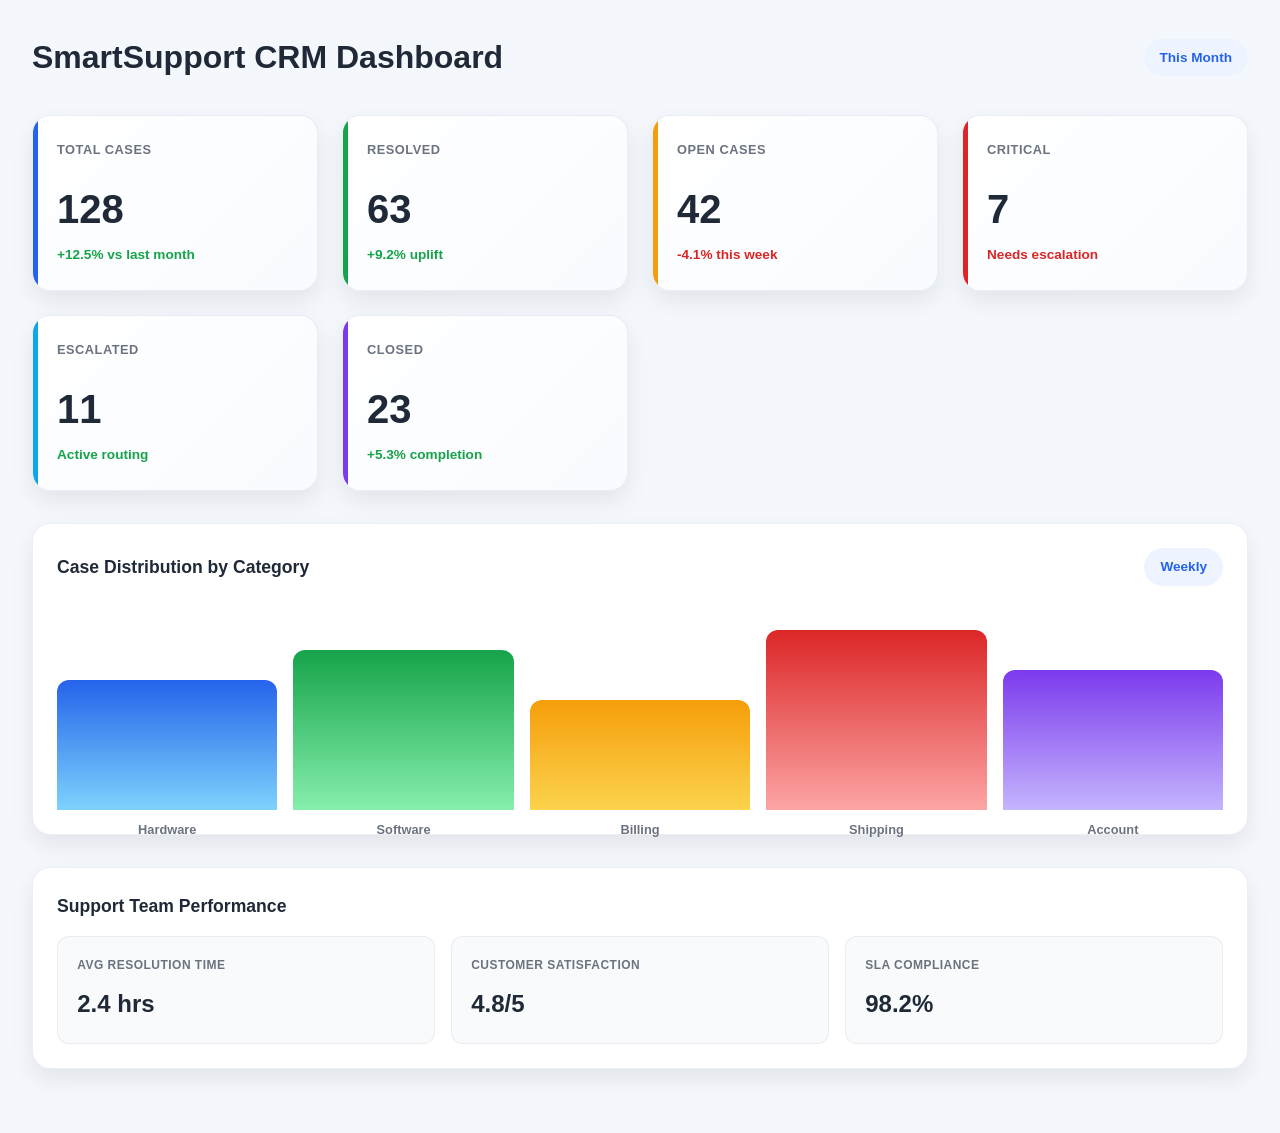
<file: dashboard-demo/index.html>
<!DOCTYPE html>
<html lang="en">
<head>
    <meta charset="UTF-8">
    <meta name="viewport" content="width=device-width, initial-scale=1.0">
    <title>SmartSupport CRM Dashboard - Demo</title>
    <style>
        :root {
            --bg: #f4f7fb;
            --surface: #ffffff;
            --surface-2: #eef4ff;
            --text: #1f2937;
            --muted: #6b7280;
            --primary: #2563eb;
            --secondary: #7c3aed;
            --success: #16a34a;
            --warning: #f59e0b;
            --danger: #dc2626;
            --info: #0ea5e9;
            --shadow: 0 10px 25px rgba(15, 23, 42, 0.08);
            --radius-lg: 18px;
            --radius-md: 12px;
        }

        * {
            margin: 0;
            padding: 0;
            box-sizing: border-box;
        }

        body {
            background: var(--bg);
            font-family: "Segoe UI", Arial, sans-serif;
            color: var(--text);
            line-height: 1.6;
        }

        .dashboard-wrapper {
            background: var(--bg);
            padding: 2rem;
            min-height: 100vh;
        }

        .dashboard-header {
            display: flex;
            justify-content: space-between;
            align-items: center;
            margin-bottom: 2rem;
        }

        .dashboard-title {
            font-size: 2rem;
            font-weight: 800;
            color: var(--text);
        }

        .filter-tag {
            background: var(--surface-2);
            color: var(--primary);
            padding: 0.5rem 1rem;
            border-radius: 999px;
            font-size: 0.85rem;
            font-weight: 600;
        }

        .dashboard-grid {
            display: grid;
            grid-template-columns: repeat(4, minmax(200px, 1fr));
            gap: 1.5rem;
            margin-bottom: 2rem;
        }

        .metric-card {
            background: linear-gradient(135deg, #ffffff, #f8fbff);
            border: 1px solid rgba(148, 163, 184, 0.18);
            border-radius: var(--radius-lg);
            padding: 1.5rem;
            box-shadow: var(--shadow);
            transition: transform 0.2s ease, box-shadow 0.2s ease;
            position: relative;
            overflow: hidden;
        }

        .metric-card:hover {
            transform: translateY(-4px);
            box-shadow: 0 16px 40px rgba(15, 23, 42, 0.15);
        }

        .metric-card::before {
            content: "";
            position: absolute;
            top: 0;
            left: 0;
            width: 5px;
            height: 100%;
            background: var(--primary);
        }

        .metric-label {
            display: block;
            color: var(--muted);
            font-size: 0.8rem;
            font-weight: 600;
            letter-spacing: 0.04em;
            text-transform: uppercase;
        }

        .metric-value {
            display: block;
            margin-top: 1rem;
            font-size: 2.5rem;
            font-weight: 700;
            color: var(--text);
        }

        .metric-trend {
            margin-top: 0.7rem;
            font-size: 0.85rem;
            font-weight: 600;
        }

        .metric-trend.positive { color: var(--success); }
        .metric-trend.negative { color: var(--danger); }

        .metric-card.primary::before { background: var(--primary); }
        .metric-card.success::before { background: var(--success); }
        .metric-card.warning::before { background: var(--warning); }
        .metric-card.danger::before { background: var(--danger); }
        .metric-card.info::before { background: var(--info); }
        .metric-card.purple::before { background: var(--secondary); }

        .card-panel {
            background: var(--surface);
            border-radius: var(--radius-lg);
            border: 1px solid rgba(148, 163, 184, 0.18);
            box-shadow: var(--shadow);
            padding: 1.5rem;
            margin-bottom: 2rem;
        }

        .panel-header {
            display: flex;
            justify-content: space-between;
            align-items: center;
            margin-bottom: 1.5rem;
        }

        .panel-title {
            font-size: 1.1rem;
            font-weight: 700;
            color: var(--text);
        }

        .bar-chart {
            display: flex;
            align-items: flex-end;
            justify-content: space-around;
            height: 200px;
            gap: 1rem;
            margin-top: 1.5rem;
        }

        .bar {
            flex: 1;
            border-radius: 12px 12px 0 0;
            background: linear-gradient(180deg, var(--primary), #7dd3fc);
            min-height: 40px;
            position: relative;
            transition: all 0.3s ease;
        }

        .bar:hover {
            transform: scale(1.05);
            filter: brightness(1.1);
        }

        .bar:nth-child(2) { background: linear-gradient(180deg, var(--success), #86efac); }
        .bar:nth-child(3) { background: linear-gradient(180deg, var(--warning), #fcd34d); }
        .bar:nth-child(4) { background: linear-gradient(180deg, var(--danger), #fca5a5); }
        .bar:nth-child(5) { background: linear-gradient(180deg, var(--secondary), #c4b5fd); }

        .bar-label {
            position: absolute;
            left: 50%;
            transform: translateX(-50%);
            bottom: -30px;
            font-size: 0.8rem;
            color: var(--muted);
            font-weight: 600;
            white-space: nowrap;
        }

        .summary-section {
            margin-top: 2rem;
        }

        .summary-row {
            display: grid;
            grid-template-columns: repeat(3, 1fr);
            gap: 1rem;
            margin-top: 1rem;
        }

        .summary-box {
            background: #f9fafb;
            border-radius: var(--radius-md);
            padding: 1.2rem;
            border: 1px solid rgba(148, 163, 184, 0.16);
        }

        .small-label {
            display: block;
            font-size: 0.75rem;
            color: var(--muted);
            text-transform: uppercase;
            letter-spacing: 0.04em;
            margin-bottom: 0.6rem;
            font-weight: 600;
        }

        .small-value {
            display: block;
            font-size: 1.5rem;
            font-weight: 700;
            color: var(--text);
        }

        @media (max-width: 1200px) {
            .dashboard-grid {
                grid-template-columns: repeat(2, 1fr);
            }
        }

        @media (max-width: 768px) {
            .dashboard-wrapper {
                padding: 1rem;
            }

            .dashboard-header {
                flex-direction: column;
                align-items: flex-start;
                gap: 1rem;
            }

            .dashboard-title {
                font-size: 1.5rem;
            }

            .dashboard-grid {
                grid-template-columns: 1fr;
                gap: 1rem;
            }

            .metric-value {
                font-size: 2rem;
            }

            .summary-row {
                grid-template-columns: 1fr;
            }

            .bar-chart {
                height: 150px;
                gap: 0.5rem;
            }

            .bar-label {
                font-size: 0.7rem;
                bottom: -25px;
            }
        }
    </style>
</head>
<body>
    <div class="dashboard-wrapper">
        <div class="dashboard-header">
            <h1 class="dashboard-title">SmartSupport CRM Dashboard</h1>
            <span class="filter-tag">This Month</span>
        </div>

        <div class="dashboard-grid">
            <div class="metric-card primary">
                <span class="metric-label">Total Cases</span>
                <span class="metric-value">128</span>
                <span class="metric-trend positive">+12.5% vs last month</span>
            </div>

            <div class="metric-card success">
                <span class="metric-label">Resolved</span>
                <span class="metric-value">63</span>
                <span class="metric-trend positive">+9.2% uplift</span>
            </div>

            <div class="metric-card warning">
                <span class="metric-label">Open Cases</span>
                <span class="metric-value">42</span>
                <span class="metric-trend negative">-4.1% this week</span>
            </div>

            <div class="metric-card danger">
                <span class="metric-label">Critical</span>
                <span class="metric-value">7</span>
                <span class="metric-trend negative">Needs escalation</span>
            </div>

            <div class="metric-card info">
                <span class="metric-label">Escalated</span>
                <span class="metric-value">11</span>
                <span class="metric-trend positive">Active routing</span>
            </div>

            <div class="metric-card purple">
                <span class="metric-label">Closed</span>
                <span class="metric-value">23</span>
                <span class="metric-trend positive">+5.3% completion</span>
            </div>
        </div>

        <div class="card-panel">
            <div class="panel-header">
                <span class="panel-title">Case Distribution by Category</span>
                <span class="filter-tag">Weekly</span>
            </div>

            <div class="bar-chart">
                <div class="bar" style="height: 65%;">
                    <span class="bar-label">Hardware</span>
                </div>
                <div class="bar" style="height: 80%;">
                    <span class="bar-label">Software</span>
                </div>
                <div class="bar" style="height: 55%;">
                    <span class="bar-label">Billing</span>
                </div>
                <div class="bar" style="height: 90%;">
                    <span class="bar-label">Shipping</span>
                </div>
                <div class="bar" style="height: 70%;">
                    <span class="bar-label">Account</span>
                </div>
            </div>
        </div>

        <div class="summary-section">
            <div class="card-panel">
                <span class="panel-title">Support Team Performance</span>
                <div class="summary-row">
                    <div class="summary-box">
                        <span class="small-label">Avg Resolution Time</span>
                        <span class="small-value">2.4 hrs</span>
                    </div>
                    <div class="summary-box">
                        <span class="small-label">Customer Satisfaction</span>
                        <span class="small-value">4.8/5</span>
                    </div>
                    <div class="summary-box">
                        <span class="small-label">SLA Compliance</span>
                        <span class="small-value">98.2%</span>
                    </div>
                </div>
            </div>
        </div>
    </div>
</body>
</html>
</file>
